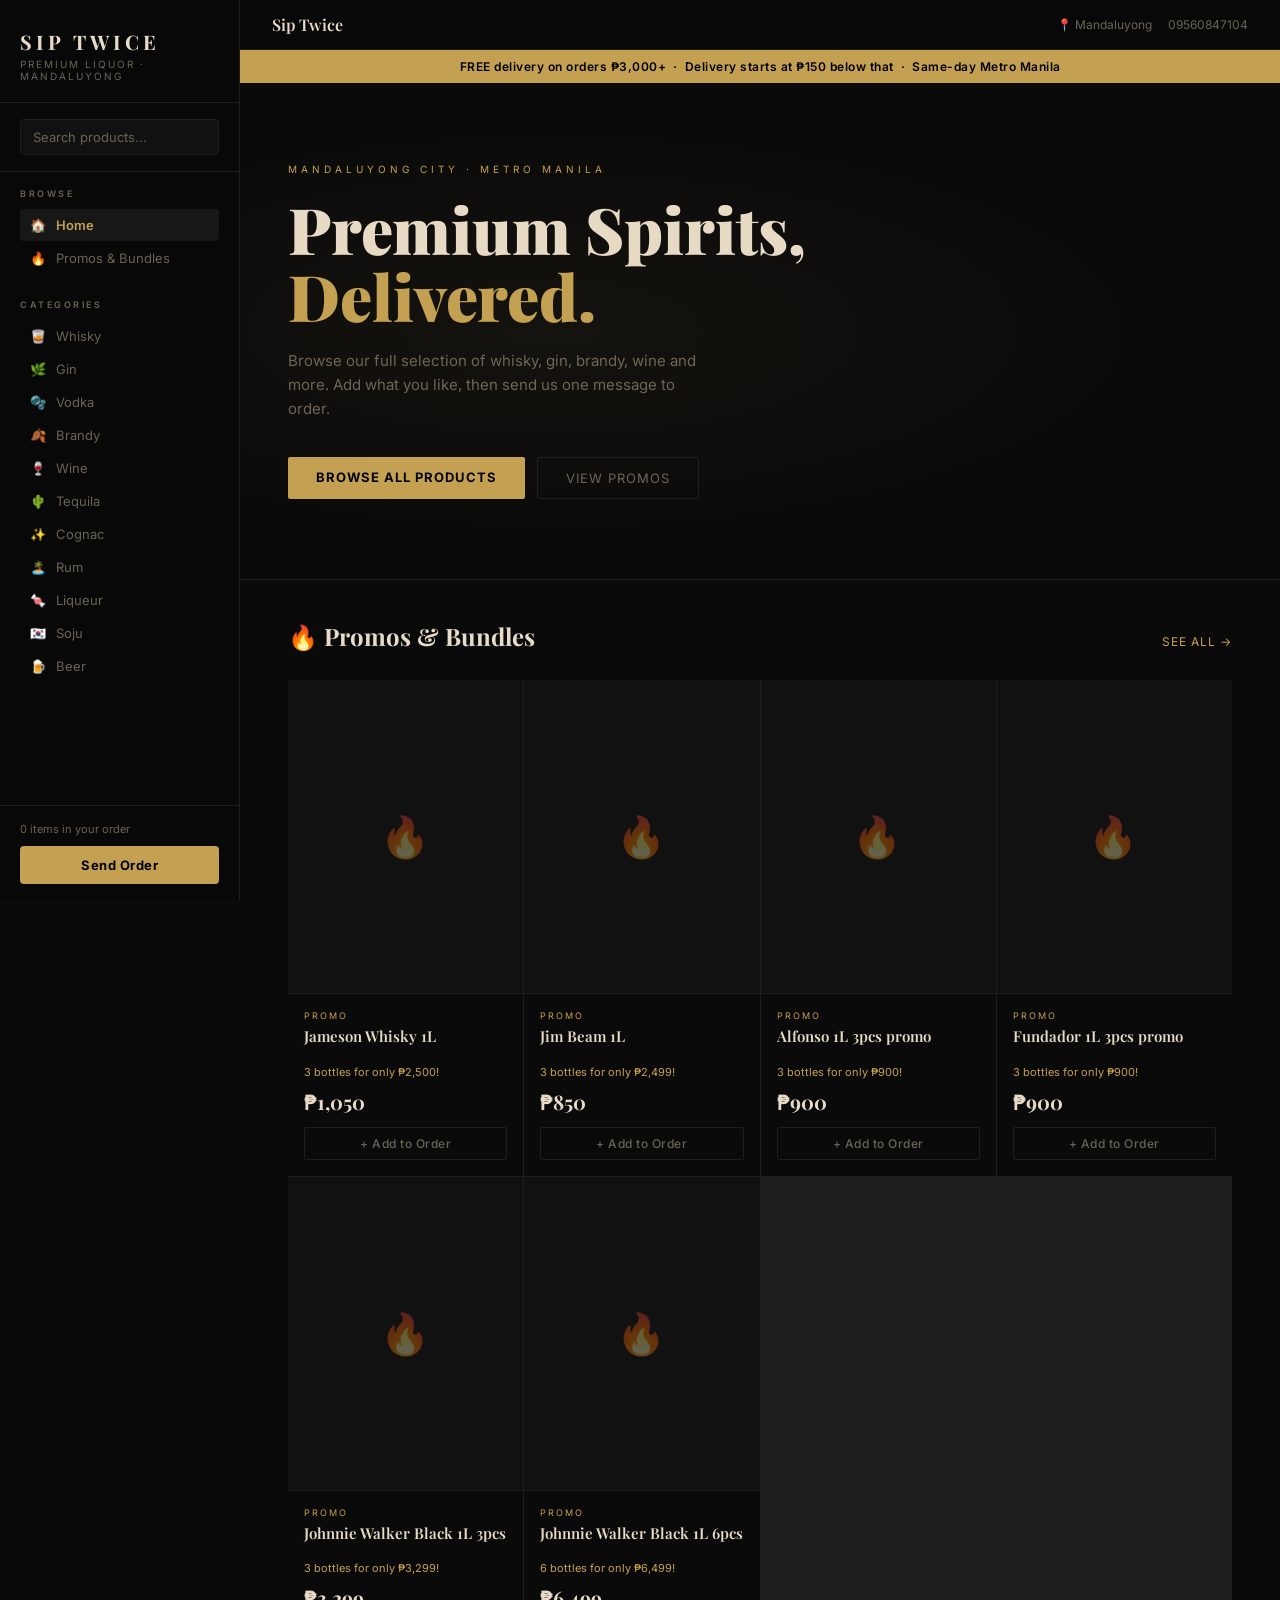
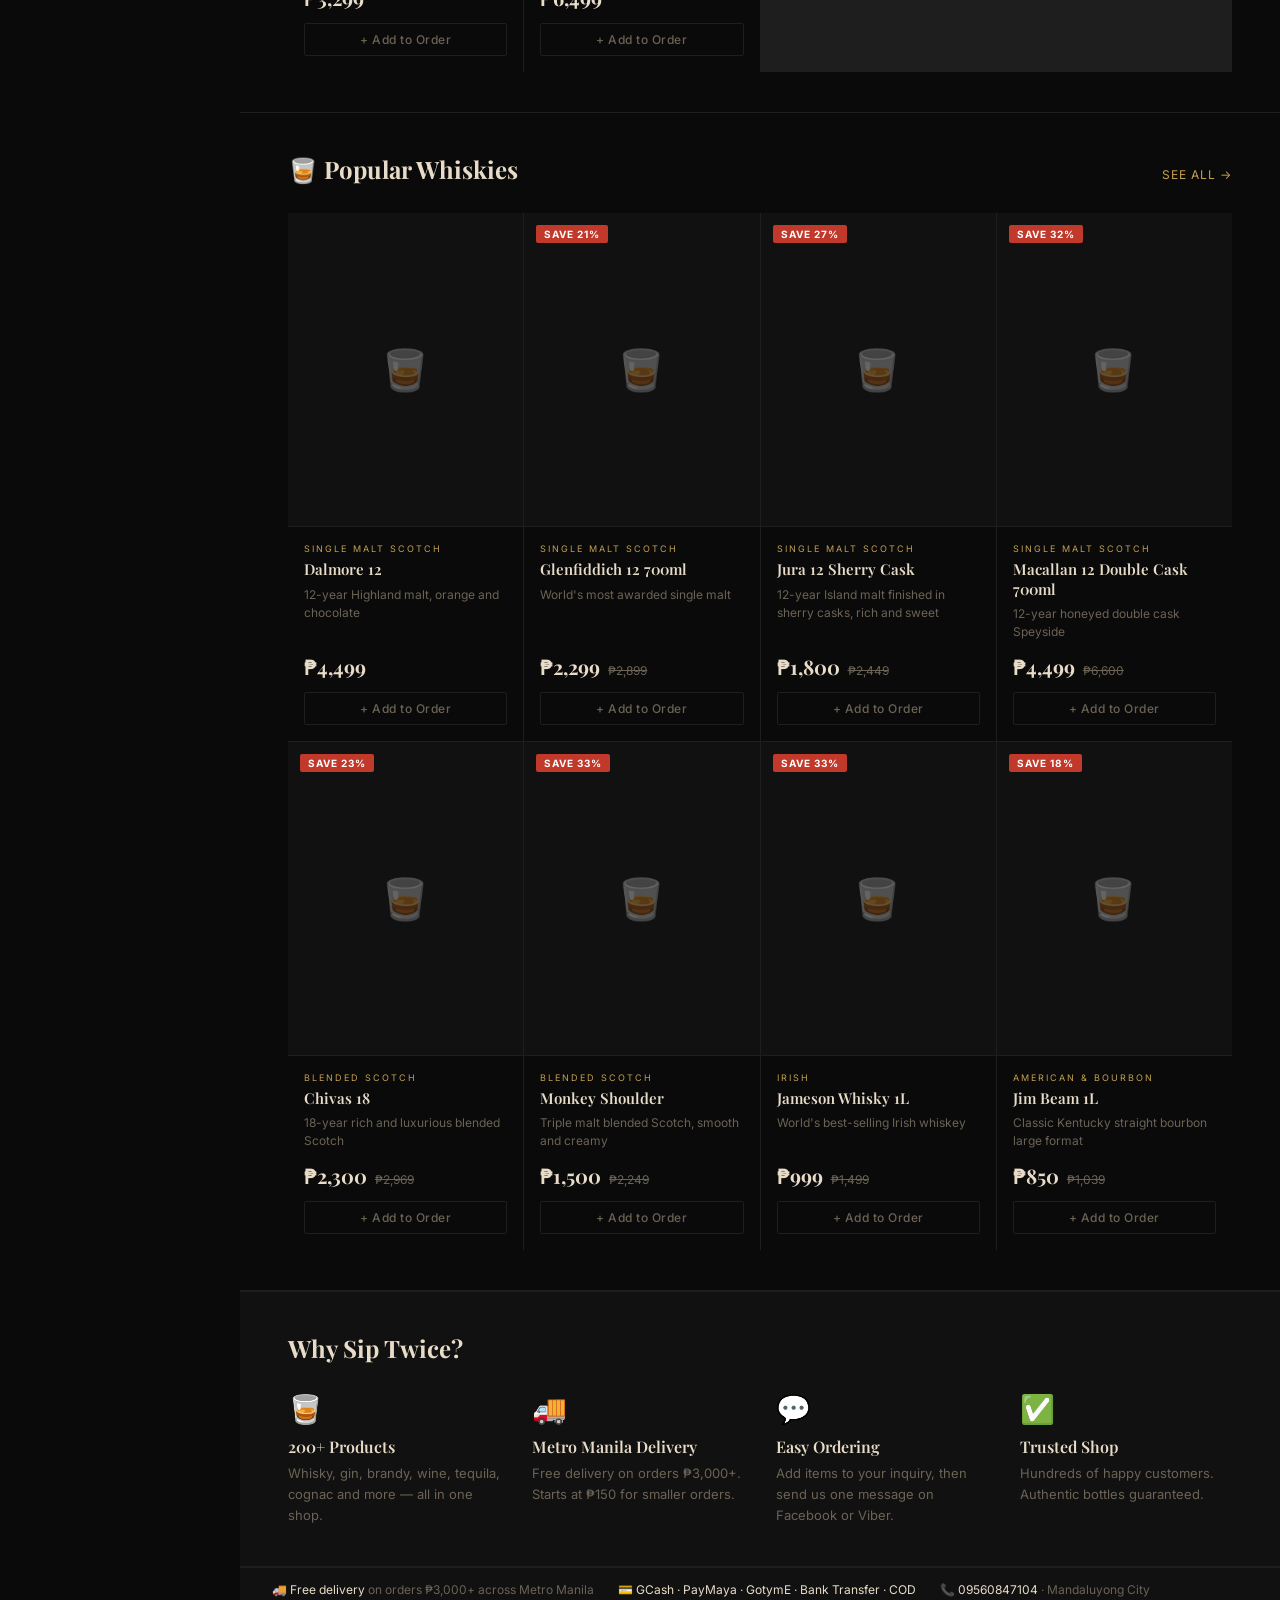
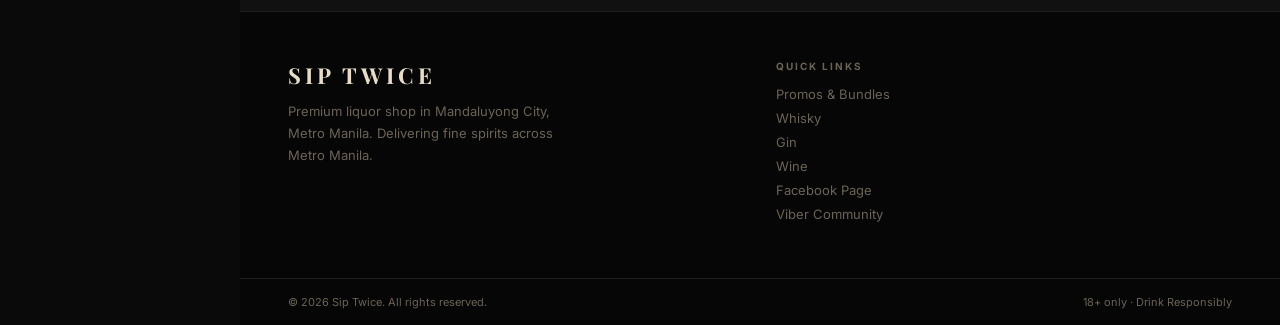
<file: index.html>
<!DOCTYPE html>
<html lang="en">
<head>
  <meta charset="UTF-8"/>
  <meta name="viewport" content="width=device-width, initial-scale=1.0"/>
  <title>Sip Twice — Premium Liquor Shop, Mandaluyong</title>
  <meta name="description" content="Premium spirits delivered across Metro Manila. Whisky, gin, brandy, wine and more."/>
  <link rel="stylesheet" href="css/style.css"/>
  <link rel="icon" href="data:image/svg+xml,<svg xmlns='http://www.w3.org/2000/svg' viewBox='0 0 100 100'><text y='.9em' font-size='90'>🥃</text></svg>"/>
</head>
<body>

<div class="layout">

  <!-- SIDEBAR -->
  <div class="sidebar-overlay" id="sidebar-overlay"></div>
  <aside class="sidebar" id="sidebar">

    <div class="sidebar-logo">
      <a href="index.html">
        <div class="logo-wordmark">Sip Twice</div>
        <div class="logo-sub">Premium Liquor · Mandaluyong</div>
      </a>
    </div>

    <div class="sidebar-search">
      <input type="text" placeholder="Search products..." id="global-search" autocomplete="off"/>
    </div>

    <div class="sidebar-section">
      <div class="sidebar-label">Browse</div>
      <a href="index.html" class="cat-item active">
        <span>🏠</span> Home
      </a>
      <a href="shop.html?cat=promos" class="cat-item">
        <span>🔥</span> Promos & Bundles
      </a>
    </div>

    <div class="sidebar-section">
      <div class="sidebar-label">Categories</div>
      <a href="shop.html?cat=whisky" class="cat-item">
        <span>🥃</span> Whisky
      </a>
      <a href="shop.html?cat=gin" class="cat-item">
        <span>🌿</span> Gin
      </a>
      <a href="shop.html?cat=vodka" class="cat-item">
        <span>🫧</span> Vodka
      </a>
      <a href="shop.html?cat=brandy" class="cat-item">
        <span>🍂</span> Brandy
      </a>
      <a href="shop.html?cat=wine" class="cat-item">
        <span>🍷</span> Wine
      </a>
      <a href="shop.html?cat=tequila" class="cat-item">
        <span>🌵</span> Tequila
      </a>
      <a href="shop.html?cat=cognac" class="cat-item">
        <span>✨</span> Cognac
      </a>
      <a href="shop.html?cat=rum" class="cat-item">
        <span>🏝️</span> Rum
      </a>
      <a href="shop.html?cat=liqueur" class="cat-item">
        <span>🍬</span> Liqueur
      </a>
      <a href="shop.html?cat=soju" class="cat-item">
        <span>🇰🇷</span> Soju
      </a>
      <a href="shop.html?cat=beer" class="cat-item">
        <span>🍺</span> Beer
      </a>
    </div>

    <div class="sidebar-inquiry">
      <div style="font-size:11px;color:var(--muted);margin-bottom:10px">
        <span data-inquiry-count>0 items</span> in your order
      </div>
      <button class="inquiry-btn" onclick="openInquiry()">
        Send Order
        <span class="inquiry-count" style="display:none">0</span>
      </button>
    </div>
  </aside>

  <!-- MAIN -->
  <div class="main">

    <!-- TOP BAR -->
    <div class="topbar">
      <button class="mobile-menu-btn" onclick="toggleSidebar()">☰</button>
      <div class="topbar-title">Sip Twice</div>
      <div class="topbar-right">
        <span>📍 Mandaluyong</span>
        <span>09560847104</span>
      </div>
    </div>

    <!-- PROMO STRIP -->
    <div class="promo-strip">
      FREE delivery on orders ₱3,000+ &nbsp;·&nbsp; Delivery starts at ₱150 below that &nbsp;·&nbsp; Same-day Metro Manila
    </div>

    <!-- HERO -->
    <section class="hero">
      <div class="hero-eyebrow">Mandaluyong City · Metro Manila</div>
      <h1>Premium Spirits,<br/><em>Delivered.</em></h1>
      <p class="hero-sub">Browse our full selection of whisky, gin, brandy, wine and more. Add what you like, then send us one message to order.</p>
      <div class="hero-actions">
        <a href="shop.html" class="btn-gold">Browse All Products</a>
        <a href="shop.html?cat=promos" class="btn-ghost">View Promos</a>
      </div>
    </section>

    <!-- PROMOS -->
    <div class="cat-section">
      <div class="cat-section-header">
        <div class="cat-section-title">🔥 Promos & Bundles</div>
        <a href="shop.html?cat=promos" class="cat-section-link">See all →</a>
      </div>
      <div class="product-grid" id="home-promos"></div>
    </div>

    <!-- WHISKY -->
    <div class="cat-section">
      <div class="cat-section-header">
        <div class="cat-section-title">🥃 Popular Whiskies</div>
        <a href="shop.html?cat=whisky" class="cat-section-link">See all →</a>
      </div>
      <div class="product-grid" id="home-whisky"></div>
    </div>

    <!-- WHY SIP TWICE -->
    <div class="cat-section" style="background:var(--surface);border-top:1px solid var(--border)">
      <div class="cat-section-header">
        <div class="cat-section-title">Why Sip Twice?</div>
      </div>
      <div style="display:grid;grid-template-columns:repeat(auto-fit,minmax(200px,1fr));gap:32px">
        <div>
          <div style="font-size:28px;margin-bottom:10px">🥃</div>
          <div style="font-weight:600;margin-bottom:6px;font-family:'Playfair Display',serif">200+ Products</div>
          <div style="color:var(--muted);font-size:13px;line-height:1.6">Whisky, gin, brandy, wine, tequila, cognac and more — all in one shop.</div>
        </div>
        <div>
          <div style="font-size:28px;margin-bottom:10px">🚚</div>
          <div style="font-weight:600;margin-bottom:6px;font-family:'Playfair Display',serif">Metro Manila Delivery</div>
          <div style="color:var(--muted);font-size:13px;line-height:1.6">Free delivery on orders ₱3,000+. Starts at ₱150 for smaller orders.</div>
        </div>
        <div>
          <div style="font-size:28px;margin-bottom:10px">💬</div>
          <div style="font-weight:600;margin-bottom:6px;font-family:'Playfair Display',serif">Easy Ordering</div>
          <div style="color:var(--muted);font-size:13px;line-height:1.6">Add items to your inquiry, then send us one message on Facebook or Viber.</div>
        </div>
        <div>
          <div style="font-size:28px;margin-bottom:10px">✅</div>
          <div style="font-weight:600;margin-bottom:6px;font-family:'Playfair Display',serif">Trusted Shop</div>
          <div style="color:var(--muted);font-size:13px;line-height:1.6">Hundreds of happy customers. Authentic bottles guaranteed.</div>
        </div>
      </div>
    </div>

    <!-- DELIVERY INFO -->
    <div class="delivery-strip">
      <div>🚚 <span>Free delivery</span> on orders ₱3,000+ across Metro Manila</div>
      <div>💳 <span>GCash · PayMaya · GotymE · Bank Transfer · COD</span></div>
      <div>📞 <span>09560847104</span> · Mandaluyong City</div>
    </div>

    <!-- FOOTER -->
    <footer class="footer">
      <div class="footer-brand">
        <div class="logo-wordmark">Sip Twice</div>
        <p style="margin-top:10px">Premium liquor shop in Mandaluyong City, Metro Manila. Delivering fine spirits across Metro Manila.</p>
      </div>
      <div class="footer-links-col">
        <h4>Quick Links</h4>
        <a href="shop.html?cat=promos">Promos & Bundles</a>
        <a href="shop.html?cat=whisky">Whisky</a>
        <a href="shop.html?cat=gin">Gin</a>
        <a href="shop.html?cat=wine">Wine</a>
        <a href="https://www.facebook.com/profile.php?id=461074500421635" target="_blank">Facebook Page</a>
        <a href="https://invite.viber.com/?g2=AQBDzlc3gQVeW1OmRwA6sR3mK1F%2FHCGGMUUf%2B86vvUArJSRankadAEcp07j%2BQKpZ" target="_blank">Viber Community</a>
      </div>
    </footer>
    <div class="footer-bottom">
      <span>© 2026 Sip Twice. All rights reserved.</span>
      <span>18+ only · Drink Responsibly</span>
    </div>

  </div><!-- /main -->
</div><!-- /layout -->

<!-- INQUIRY MODAL -->
<div class="modal-overlay" id="order-modal">
  <div class="modal">
    <div class="modal-header">
      <div class="modal-title">Your Order</div>
      <button class="modal-close" onclick="closeInquiry()">×</button>
    </div>
    <div class="modal-body" id="inquiry-body"></div>
    <div class="modal-footer">
      <div class="modal-footer-note">
        Send your order via Facebook or Viber. We'll confirm availability, compute your total, and arrange delivery.
        <br/>FREE delivery on orders ₱3,000+. Below ₱3,000: delivery fee starts at ₱150.
      </div>
      <div class="order-btns">
        <a class="btn-fb" href="#" onclick="sendInquiry('fb');return false;">📘 Order via Facebook</a>
        <a class="btn-viber" href="#" onclick="sendInquiry('viber');return false;">💬 Order via Viber</a>
      </div>
    </div>
  </div>
</div>

<script src="js/products.js"></script>
<script src="js/app.js"></script>
<script>
  // Render featured promos (first 6)
  const promoGrid = document.getElementById('home-promos');
  PRODUCTS.promos.slice(0,6).forEach(p => {
    promoGrid.innerHTML += renderCard(p, 'promos');
  });

  // Render popular whisky (hand-picked)
  const picks = ["Glenfiddich 12 700ml","Macallan 12 Double Cask 700ml","Chivas 18","Dalmore 12","Jura 12 Sherry Cask","Monkey Shoulder","Jameson Whisky 1L","Jim Beam 1L"];
  const whiskGrid = document.getElementById('home-whisky');
  PRODUCTS.whisky.filter(p => picks.includes(p.name)).forEach(p => {
    whiskGrid.innerHTML += renderCard(p, 'whisky');
  });

  // Global search redirect
  document.getElementById('global-search').addEventListener('keydown', e => {
    if (e.key === 'Enter' && e.target.value.trim()) {
      window.location.href = `shop.html?q=${encodeURIComponent(e.target.value.trim())}`;
    }
  });
</script>
</body>
</html>
</file>
<file: css/style.css>
@import url('https://fonts.googleapis.com/css2?family=Playfair+Display:wght@400;600;700;900&family=Inter:wght@300;400;500;600&display=swap');

:root {
  --bg:       #0a0a0a;
  --surface:  #111111;
  --surface2: #171717;
  --border:   #1e1e1e;
  --gold:     #c4a052;
  --gold-lt:  #dbb96a;
  --cream:    #e8dcc8;
  --muted:    #6b6355;
  --muted2:   #3d3830;
  --sale:     #c0392b;
  --sidebar:  240px;
}

*, *::before, *::after { box-sizing: border-box; margin: 0; padding: 0; }
html { scroll-behavior: smooth; }

body {
  background: var(--bg);
  color: var(--cream);
  font-family: 'Inter', sans-serif;
  font-weight: 400;
  min-height: 100vh;
}

a { color: inherit; text-decoration: none; }
button { cursor: pointer; border: none; background: none; font-family: inherit; }

/* ── LAYOUT ─────────────────────────────────── */
.layout {
  display: flex;
  min-height: 100vh;
}

/* ── SIDEBAR ─────────────────────────────────── */
.sidebar {
  width: var(--sidebar);
  background: #080808;
  border-right: 1px solid var(--border);
  position: fixed;
  top: 0; left: 0;
  height: 100vh;
  overflow-y: auto;
  display: flex;
  flex-direction: column;
  z-index: 200;
  transition: transform .3s ease;
}

.sidebar::-webkit-scrollbar { width: 4px; }
.sidebar::-webkit-scrollbar-track { background: transparent; }
.sidebar::-webkit-scrollbar-thumb { background: var(--muted2); border-radius: 2px; }

.sidebar-logo {
  padding: 28px 20px 20px;
  border-bottom: 1px solid var(--border);
}
.logo-wordmark {
  font-family: 'Playfair Display', serif;
  font-size: 20px;
  font-weight: 700;
  letter-spacing: 4px;
  color: var(--cream);
  text-transform: uppercase;
}
.logo-sub {
  font-size: 10px;
  color: var(--muted);
  letter-spacing: 2px;
  margin-top: 3px;
  text-transform: uppercase;
}

.sidebar-search {
  padding: 16px 20px;
  border-bottom: 1px solid var(--border);
}
.sidebar-search input {
  width: 100%;
  background: var(--surface);
  border: 1px solid var(--border);
  color: var(--cream);
  font-family: 'Inter', sans-serif;
  font-size: 13px;
  padding: 9px 12px;
  border-radius: 4px;
  outline: none;
  transition: border-color .2s;
}
.sidebar-search input::placeholder { color: var(--muted); }
.sidebar-search input:focus { border-color: var(--gold); }

.sidebar-section {
  padding: 16px 20px 8px;
}
.sidebar-label {
  font-size: 9px;
  font-weight: 600;
  letter-spacing: 2.5px;
  color: var(--muted);
  text-transform: uppercase;
  margin-bottom: 10px;
}

.cat-item {
  display: flex;
  align-items: center;
  gap: 10px;
  width: 100%;
  text-align: left;
  padding: 8px 10px;
  border-radius: 4px;
  color: var(--muted);
  font-size: 13px;
  font-weight: 400;
  transition: all .15s;
  margin-bottom: 1px;
}
.cat-item:hover { background: var(--surface); color: var(--cream); }
.cat-item.active { background: var(--surface2); color: var(--gold); font-weight: 600; }
.cat-item .count {
  margin-left: auto;
  font-size: 11px;
  color: var(--muted2);
}
.cat-item.active .count { color: var(--muted); }

.sub-items { padding-left: 24px; }
.sub-item {
  display: block;
  width: 100%;
  text-align: left;
  padding: 6px 10px;
  border-radius: 4px;
  color: var(--muted);
  font-size: 12px;
  transition: all .15s;
  margin-bottom: 1px;
}
.sub-item:hover { color: var(--cream); background: var(--surface); }
.sub-item.active { color: var(--gold); font-weight: 500; }

.sidebar-inquiry {
  margin-top: auto;
  border-top: 1px solid var(--border);
  padding: 16px 20px;
}
.inquiry-btn {
  width: 100%;
  background: var(--gold);
  color: #000;
  padding: 11px 16px;
  border-radius: 4px;
  font-family: 'Inter', sans-serif;
  font-size: 13px;
  font-weight: 700;
  letter-spacing: .5px;
  display: flex;
  align-items: center;
  justify-content: center;
  gap: 8px;
  transition: background .2s;
}
.inquiry-btn:hover { background: var(--gold-lt); }
.inquiry-count {
  background: #000;
  color: var(--gold);
  border-radius: 999px;
  font-size: 11px;
  font-weight: 800;
  padding: 1px 7px;
  min-width: 20px;
  text-align: center;
}

/* ── MAIN CONTENT ────────────────────────────── */
.main {
  margin-left: var(--sidebar);
  flex: 1;
  min-width: 0;
}

/* ── TOP BAR ─────────────────────────────────── */
.topbar {
  background: #080808;
  border-bottom: 1px solid var(--border);
  padding: 14px 32px;
  display: flex;
  align-items: center;
  justify-content: space-between;
  position: sticky;
  top: 0;
  z-index: 100;
}
.topbar-title {
  font-family: 'Playfair Display', serif;
  font-size: 16px;
  font-weight: 600;
  color: var(--cream);
}
.topbar-right {
  font-size: 12px;
  color: var(--muted);
  display: flex;
  gap: 16px;
  align-items: center;
}
.mobile-menu-btn {
  display: none;
  color: var(--cream);
  font-size: 20px;
}

/* ── HERO (homepage only) ────────────────────── */
.hero {
  padding: 80px 48px;
  border-bottom: 1px solid var(--border);
  position: relative;
  overflow: hidden;
}
.hero::before {
  content: '';
  position: absolute;
  top: 0; left: 0; right: 0; bottom: 0;
  background: radial-gradient(ellipse at 30% 50%, rgba(196,160,82,.06) 0%, transparent 60%);
  pointer-events: none;
}
.hero-eyebrow {
  font-size: 10px;
  letter-spacing: 4px;
  color: var(--gold);
  text-transform: uppercase;
  margin-bottom: 20px;
}
.hero h1 {
  font-family: 'Playfair Display', serif;
  font-size: clamp(36px, 5vw, 64px);
  font-weight: 900;
  line-height: 1.05;
  color: var(--cream);
  margin-bottom: 20px;
  max-width: 600px;
}
.hero h1 em { color: var(--gold); font-style: normal; }
.hero-sub {
  color: var(--muted);
  font-size: 15px;
  line-height: 1.6;
  max-width: 420px;
  margin-bottom: 36px;
}
.hero-actions { display: flex; gap: 12px; flex-wrap: wrap; }
.btn-gold {
  background: var(--gold);
  color: #000;
  padding: 12px 28px;
  border-radius: 2px;
  font-weight: 700;
  font-size: 13px;
  letter-spacing: 1px;
  text-transform: uppercase;
  transition: background .2s;
}
.btn-gold:hover { background: var(--gold-lt); }
.btn-ghost {
  border: 1px solid var(--border);
  color: var(--muted);
  padding: 12px 28px;
  border-radius: 2px;
  font-size: 13px;
  letter-spacing: 1px;
  text-transform: uppercase;
  transition: all .2s;
}
.btn-ghost:hover { border-color: var(--gold); color: var(--gold); }

/* ── PROMO STRIP ─────────────────────────────── */
.promo-strip {
  background: var(--gold);
  color: #000;
  text-align: center;
  padding: 9px 16px;
  font-size: 12px;
  font-weight: 600;
  letter-spacing: .5px;
}

/* ── CATEGORY SECTIONS (homepage) ────────────── */
.cat-section { padding: 40px 48px; border-bottom: 1px solid var(--border); }
.cat-section-header {
  display: flex;
  align-items: baseline;
  justify-content: space-between;
  margin-bottom: 28px;
}
.cat-section-title {
  font-family: 'Playfair Display', serif;
  font-size: 24px;
  font-weight: 700;
  color: var(--cream);
}
.cat-section-link {
  font-size: 12px;
  color: var(--gold);
  letter-spacing: 1px;
  text-transform: uppercase;
}
.cat-section-link:hover { color: var(--gold-lt); }

/* ── PRODUCT GRID ────────────────────────────── */
.product-grid {
  display: grid;
  grid-template-columns: repeat(auto-fill, minmax(220px, 1fr));
  gap: 1px;
  background: var(--border);
}
/* Full-border grid variant for shop page */
.product-grid.padded {
  background: none;
  gap: 16px;
}

.product-card {
  background: var(--bg);
  display: flex;
  flex-direction: column;
  transition: background .2s;
  position: relative;
}
.product-grid.padded .product-card {
  background: var(--surface);
  border: 1px solid var(--border);
  border-radius: 4px;
}
.product-card:hover { background: var(--surface); }
.product-grid.padded .product-card:hover { background: var(--surface2); border-color: var(--gold); }

.card-image {
  aspect-ratio: 3/4;
  background: var(--surface);
  display: flex;
  align-items: center;
  justify-content: center;
  border-bottom: 1px solid var(--border);
  position: relative;
  overflow: hidden;
}
.product-grid.padded .card-image {
  aspect-ratio: 1/1;
  border-radius: 4px 4px 0 0;
}
.card-image img {
  width: 100%;
  height: 100%;
  object-fit: cover;
}
.card-image-placeholder {
  display: flex;
  flex-direction: column;
  align-items: center;
  justify-content: center;
  gap: 8px;
  color: var(--muted2);
  font-size: 11px;
  letter-spacing: 2px;
  text-transform: uppercase;
  width: 100%;
  height: 100%;
}
.card-image-placeholder .bottle-icon {
  font-size: 40px;
  opacity: .35;
}
.card-badge {
  position: absolute;
  top: 12px;
  left: 12px;
  background: var(--sale);
  color: #fff;
  font-size: 10px;
  font-weight: 700;
  letter-spacing: 1px;
  padding: 3px 8px;
  border-radius: 2px;
  text-transform: uppercase;
}

.card-body {
  padding: 16px;
  flex: 1;
  display: flex;
  flex-direction: column;
}
.card-category {
  font-size: 9px;
  letter-spacing: 2px;
  color: var(--gold);
  text-transform: uppercase;
  margin-bottom: 6px;
}
.card-name {
  font-family: 'Playfair Display', serif;
  font-size: 15px;
  font-weight: 600;
  color: var(--cream);
  line-height: 1.3;
  margin-bottom: 6px;
}
.card-desc {
  font-size: 12px;
  color: var(--muted);
  line-height: 1.5;
  flex: 1;
  margin-bottom: 12px;
}
.card-promo-tag {
  font-size: 11px;
  color: var(--gold);
  margin-bottom: 8px;
  line-height: 1.4;
}
.card-pricing {
  display: flex;
  align-items: baseline;
  gap: 8px;
  margin-bottom: 12px;
}
.card-price {
  font-family: 'Playfair Display', serif;
  font-size: 20px;
  font-weight: 700;
  color: var(--cream);
}
.card-srp {
  font-size: 12px;
  color: var(--muted);
  text-decoration: line-through;
}
.card-add {
  width: 100%;
  border: 1px solid var(--border);
  color: var(--muted);
  padding: 8px;
  border-radius: 2px;
  font-size: 12px;
  font-weight: 500;
  letter-spacing: .5px;
  display: flex;
  align-items: center;
  justify-content: center;
  gap: 6px;
  transition: all .2s;
  margin-top: auto;
}
.card-add:hover { border-color: var(--gold); color: var(--gold); }
.card-add.added { background: var(--gold); border-color: var(--gold); color: #000; font-weight: 700; }

/* ── SHOP PAGE ───────────────────────────────── */
.shop-header {
  padding: 28px 32px 0;
  border-bottom: 1px solid var(--border);
}
.shop-title {
  font-family: 'Playfair Display', serif;
  font-size: 28px;
  font-weight: 700;
  margin-bottom: 4px;
}
.shop-sub { color: var(--muted); font-size: 13px; margin-bottom: 20px; }
.results-meta {
  font-size: 12px;
  color: var(--muted);
  padding: 12px 0;
}

/* Sub tabs */
.sub-tabs {
  display: flex;
  gap: 0;
  border-top: 1px solid var(--border);
  overflow-x: auto;
  -ms-overflow-style: none;
  scrollbar-width: none;
}
.sub-tabs::-webkit-scrollbar { display: none; }
.sub-tab {
  padding: 10px 16px;
  font-size: 12px;
  color: var(--muted);
  letter-spacing: .5px;
  white-space: nowrap;
  border-bottom: 2px solid transparent;
  transition: all .15s;
}
.sub-tab:hover { color: var(--cream); }
.sub-tab.active { color: var(--gold); border-bottom-color: var(--gold); }

.shop-grid-wrap { padding: 24px 32px; }

/* ── INQUIRY MODAL ───────────────────────────── */
.modal-overlay {
  position: fixed;
  inset: 0;
  background: rgba(0,0,0,.85);
  z-index: 999;
  display: flex;
  align-items: flex-end;
  justify-content: center;
  opacity: 0;
  pointer-events: none;
  transition: opacity .25s;
}
.modal-overlay.open { opacity: 1; pointer-events: all; }

.modal {
  background: var(--surface);
  border: 1px solid var(--border);
  border-radius: 8px 8px 0 0;
  width: 100%;
  max-width: 560px;
  max-height: 80vh;
  display: flex;
  flex-direction: column;
  transform: translateY(20px);
  transition: transform .25s;
}
.modal-overlay.open .modal { transform: translateY(0); }

.modal-header {
  padding: 20px 24px;
  border-bottom: 1px solid var(--border);
  display: flex;
  align-items: center;
  justify-content: space-between;
}
.modal-title {
  font-family: 'Playfair Display', serif;
  font-size: 20px;
  font-weight: 700;
}
.modal-close {
  color: var(--muted);
  font-size: 20px;
  line-height: 1;
  transition: color .2s;
}
.modal-close:hover { color: var(--cream); }

.modal-body {
  flex: 1;
  overflow-y: auto;
  padding: 20px 24px;
}
.inquiry-item {
  display: flex;
  align-items: center;
  justify-content: space-between;
  padding: 12px 0;
  border-bottom: 1px solid var(--border);
  gap: 12px;
}
.inquiry-item:last-child { border-bottom: none; }
.inquiry-item-info { flex: 1; min-width: 0; }
.inquiry-item-name { font-size: 14px; font-weight: 500; margin-bottom: 2px; }
.inquiry-item-price { font-size: 13px; color: var(--gold); }
.inquiry-item-controls {
  display: flex;
  align-items: center;
  gap: 6px;
  flex-shrink: 0;
  margin-left: 10px;
}
.qty-btn {
  width: 28px; height: 28px;
  border-radius: 4px;
  border: 1px solid var(--border);
  background: var(--surface2);
  color: var(--cream);
  font-size: 16px;
  line-height: 1;
  display: flex; align-items: center; justify-content: center;
}
.qty-btn:hover { border-color: var(--gold); color: var(--gold); }
.qty-val {
  min-width: 22px;
  text-align: center;
  font-size: 14px;
  font-weight: 600;
}
.inquiry-item-remove {
  color: var(--muted);
  font-size: 18px;
  line-height: 1;
  flex-shrink: 0;
  width: 28px; height: 28px;
  display: flex; align-items: center; justify-content: center;
  border-radius: 4px;
  margin-left: 2px;
}
.inquiry-item-remove:hover { color: var(--sale); }
.inquiry-empty { text-align: center; padding: 40px 0; color: var(--muted); font-size: 14px; }

.modal-footer {
  padding: 20px 24px;
  border-top: 1px solid var(--border);
}
.modal-footer-note {
  font-size: 12px;
  color: var(--muted);
  margin-bottom: 16px;
  line-height: 1.5;
}
.order-btns { display: flex; gap: 10px; }
.btn-fb {
  flex: 1;
  background: #1877f2;
  color: #fff;
  padding: 13px;
  border-radius: 4px;
  font-weight: 700;
  font-size: 14px;
  text-align: center;
  transition: opacity .2s;
}
.btn-fb:hover { opacity: .9; }
.btn-viber {
  flex: 1;
  background: #7360f2;
  color: #fff;
  padding: 13px;
  border-radius: 4px;
  font-weight: 700;
  font-size: 14px;
  text-align: center;
  transition: opacity .2s;
}
.btn-viber:hover { opacity: .9; }

/* ── DELIVERY STRIP ──────────────────────────── */
.delivery-strip {
  background: var(--surface);
  border-top: 1px solid var(--border);
  padding: 14px 32px;
  font-size: 12px;
  color: var(--muted);
  display: flex;
  gap: 24px;
  flex-wrap: wrap;
}
.delivery-strip span { color: var(--cream); }

/* ── FOOTER ──────────────────────────────────── */
.footer {
  background: #060606;
  border-top: 1px solid var(--border);
  padding: 48px;
  display: grid;
  grid-template-columns: 1fr 1fr;
  gap: 32px;
}
.footer-brand .logo-wordmark { font-size: 22px; margin-bottom: 8px; }
.footer-brand p { font-size: 13px; color: var(--muted); line-height: 1.7; max-width: 280px; }
.footer-links-col h4 { font-size: 10px; letter-spacing: 2px; color: var(--muted); text-transform: uppercase; margin-bottom: 14px; }
.footer-links-col a { display: block; font-size: 13px; color: var(--muted); margin-bottom: 8px; }
.footer-links-col a:hover { color: var(--gold); }
.footer-bottom {
  background: #060606;
  border-top: 1px solid var(--border);
  padding: 16px 48px;
  font-size: 11px;
  color: var(--muted);
  display: flex;
  justify-content: space-between;
}

/* ── MOBILE OVERLAY ──────────────────────────── */
.sidebar-overlay {
  display: none;
  position: fixed;
  inset: 0;
  background: rgba(0,0,0,.7);
  z-index: 199;
}

/* ── RESPONSIVE ──────────────────────────────── */
@media (max-width: 900px) {
  :root { --sidebar: 260px; }

  .sidebar {
    transform: translateX(-100%);
  }
  .sidebar.open {
    transform: translateX(0);
  }
  .sidebar-overlay.open { display: block; }

  .main { margin-left: 0; }
  .mobile-menu-btn { display: block; }

  .hero { padding: 48px 24px; }
  .cat-section { padding: 32px 24px; }
  .shop-header { padding: 20px 20px 0; }
  .shop-grid-wrap { padding: 20px; }
  .footer { grid-template-columns: 1fr; padding: 32px 24px; }
  .footer-bottom { padding: 16px 24px; flex-direction: column; gap: 4px; }
  .delivery-strip { padding: 12px 20px; }
}

@media (max-width: 600px) {
  .product-grid { grid-template-columns: 1fr 1fr; }
  .product-grid.padded { grid-template-columns: 1fr 1fr; gap: 10px; }
  .order-btns { flex-direction: column; }
}
</file>
